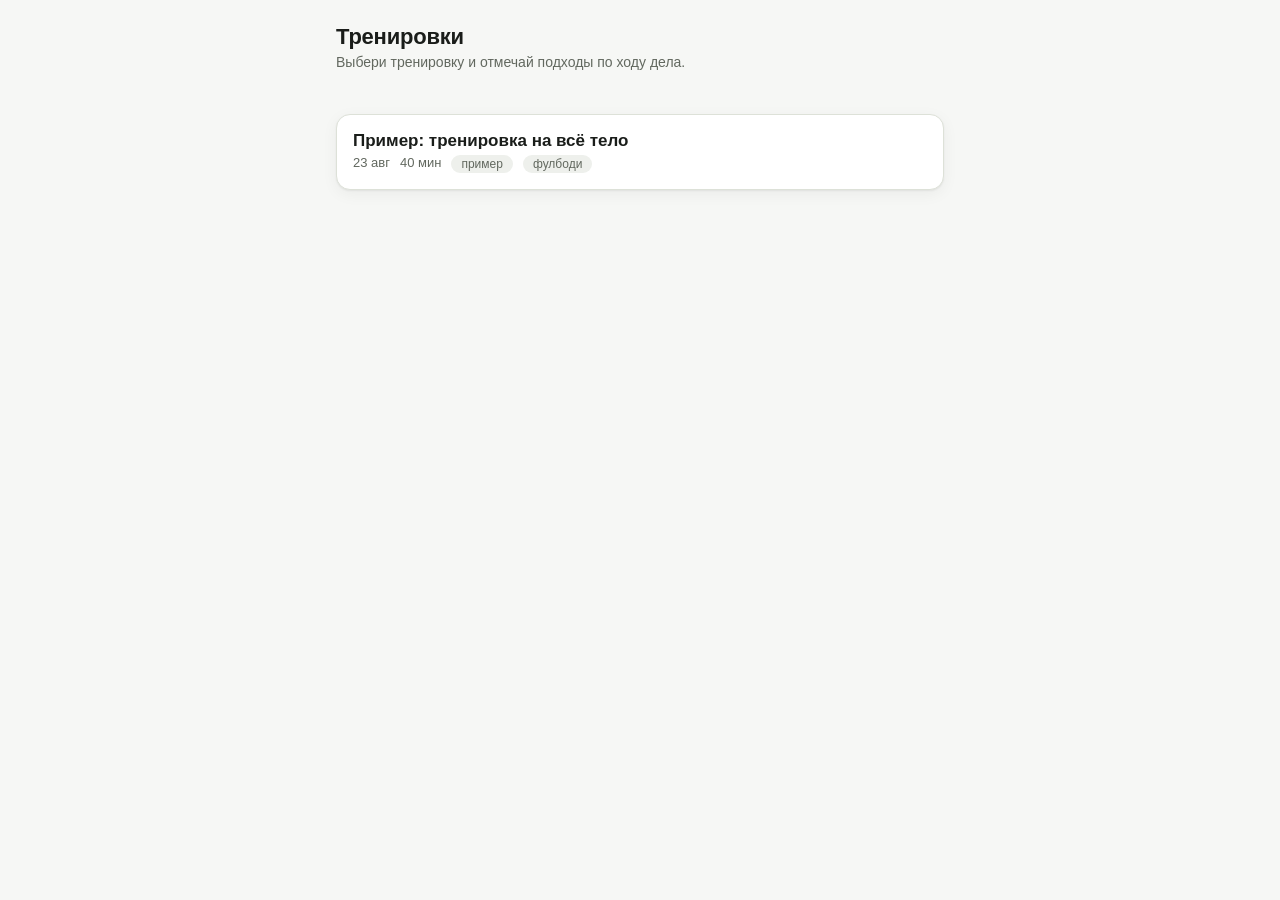
<file: index.html>
<!doctype html>
<html lang="ru">
<head>
<meta charset="utf-8">
<meta name="viewport" content="width=device-width, initial-scale=1, viewport-fit=cover">
<title>Тренировки</title>
<link rel="stylesheet" href="assets/style.css">
</head>
<body>
  <header class="top">
    <h1>Тренировки</h1>
    <p>Выбери тренировку и отмечай подходы по ходу дела.</p>
  </header>
  <div class="wrap">
    <div class="list" id="list">
      <div class="empty">Загрузка…</div>
    </div>
  </div>
  <script src="assets/app.js"></script>
</body>
</html>
</file>
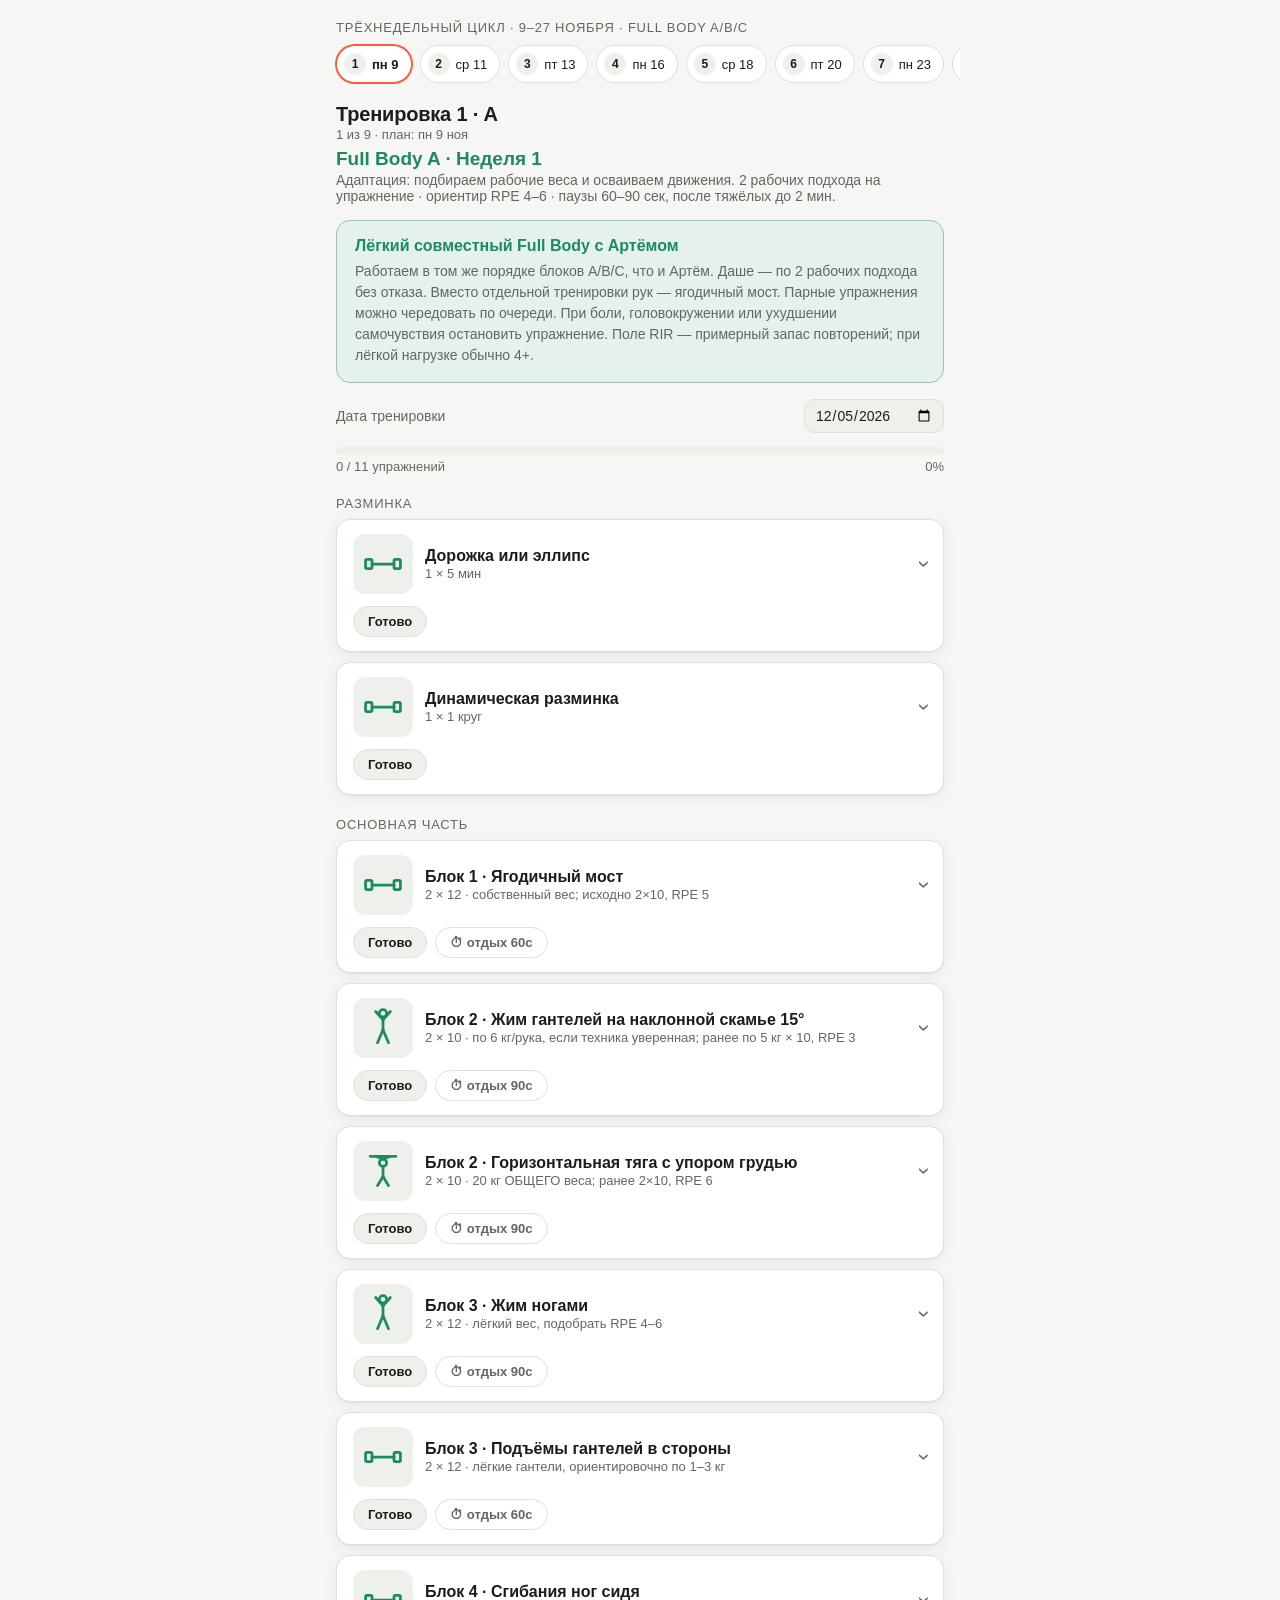
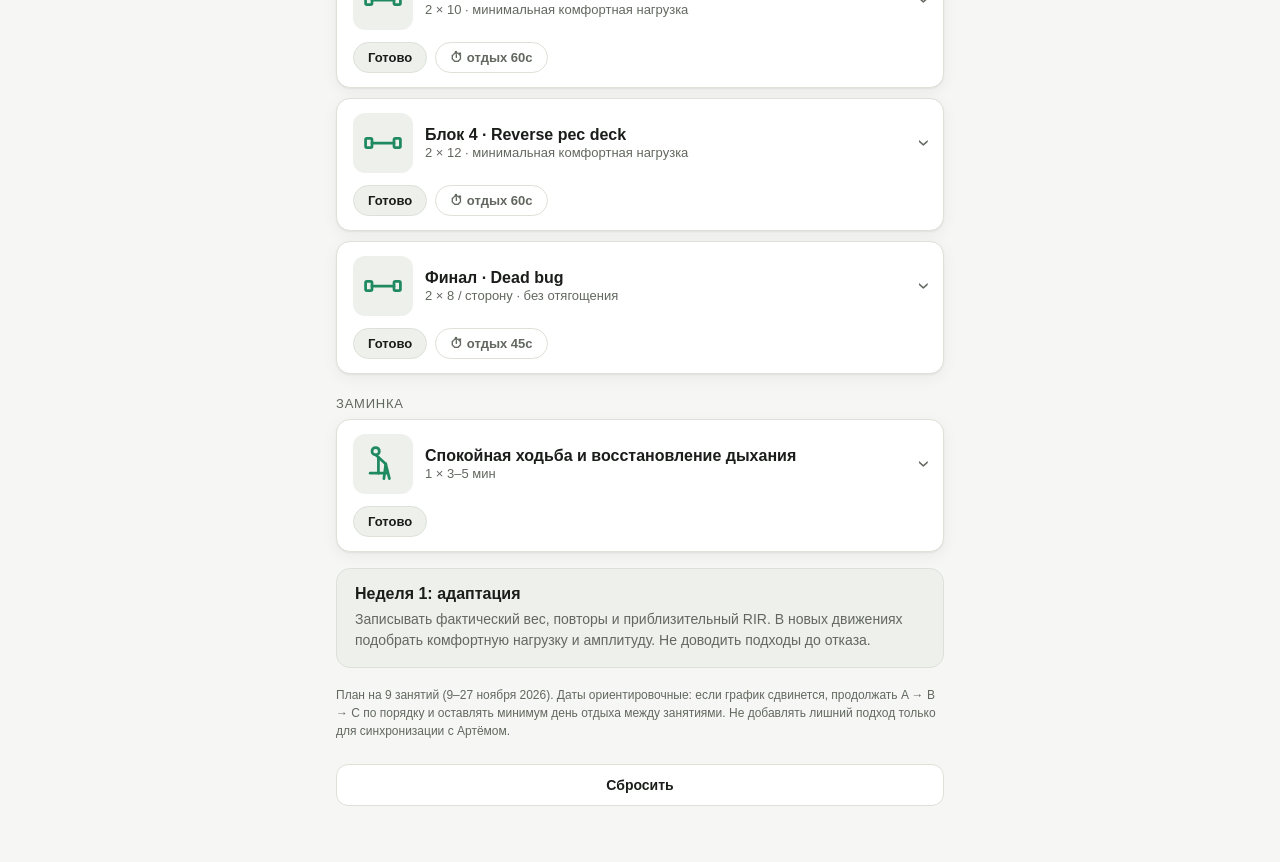
<file: Dasha.html>
<!doctype html>
<html lang="ru">
<head>
<meta charset="utf-8">
<meta name="viewport" content="width=device-width, initial-scale=1, viewport-fit=cover">
<title>Тренировки Даши</title>
<link rel="stylesheet" href="assets/style.css">
</head>
<body>
  <div class="wrap">
    <div id="workout-root">
      <div class="empty">Загрузка…</div>
    </div>
  </div>
  <div class="timer-banner" id="timer-banner">
    <span id="timer-label">Отдых</span>
    <button id="timer-skip">Пропустить</button>
  </div>
  <script src="assets/icons.js"></script>
  <script src="assets/app.js"></script>
</body>
</html>
</file>
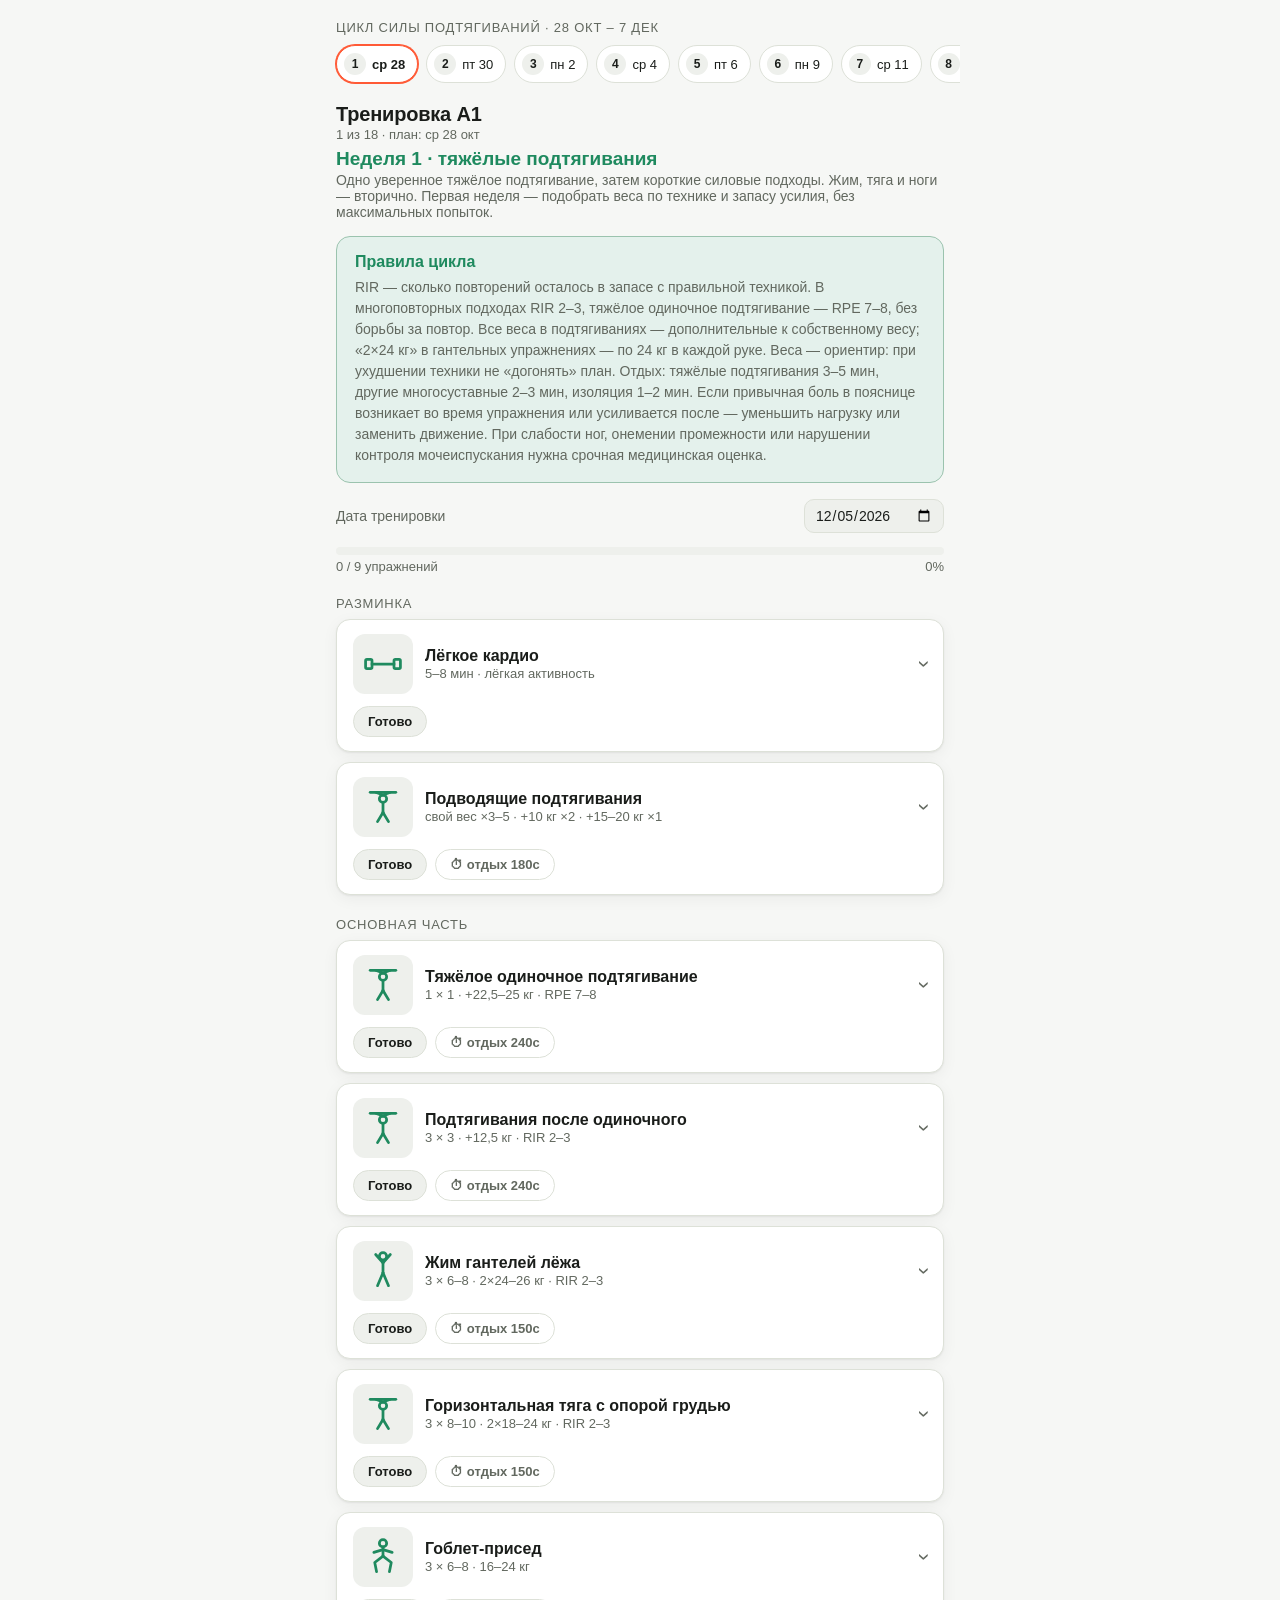
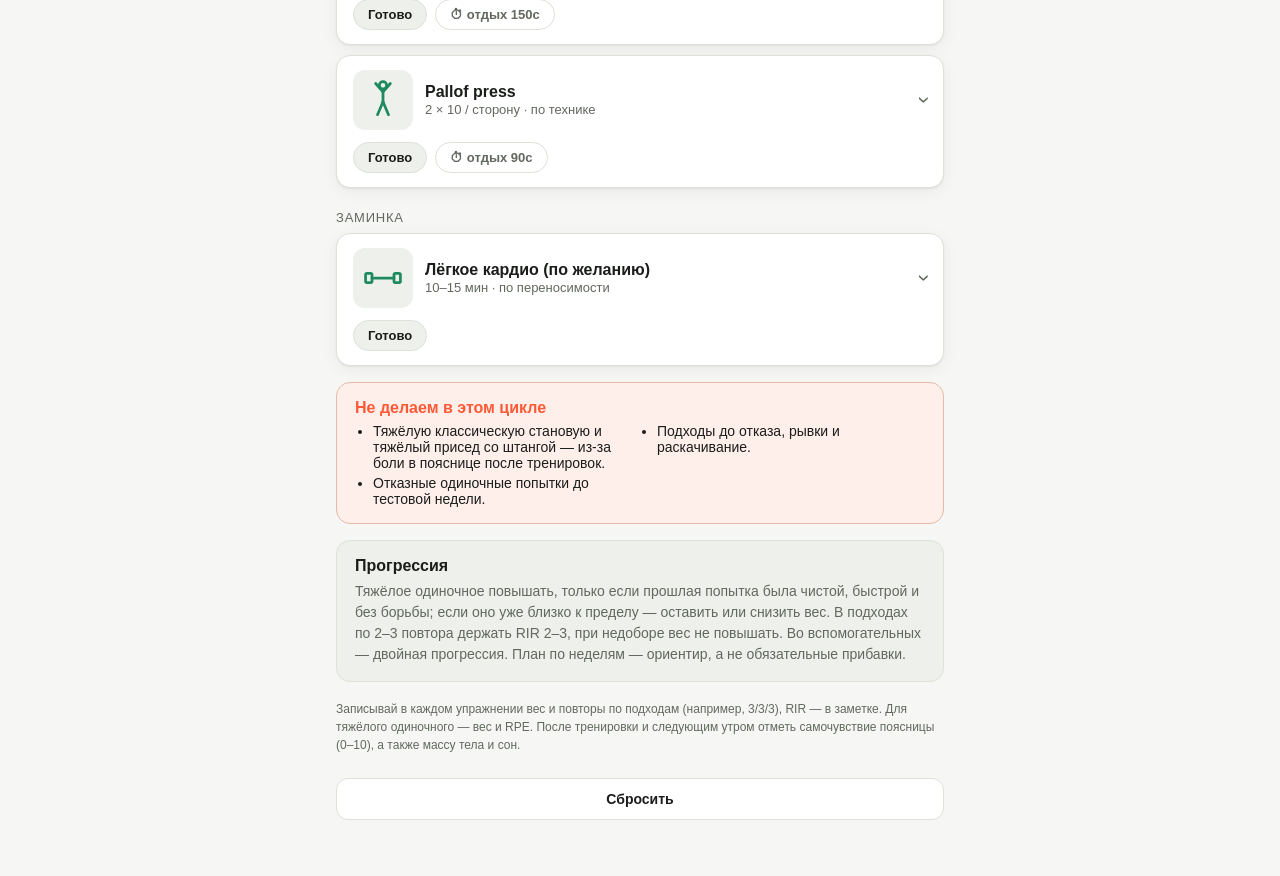
<file: Fedor-S.html>
<!doctype html>
<html lang="ru">
<head>
<meta charset="utf-8">
<meta name="viewport" content="width=device-width, initial-scale=1, viewport-fit=cover">
<title>Тренировка</title>
<link rel="stylesheet" href="assets/style.css">
</head>
<body>
  <div class="wrap">
    <div id="workout-root">
      <div class="empty">Загрузка…</div>
    </div>
  </div>
  <div class="timer-banner" id="timer-banner">
    <span id="timer-label">Отдых</span>
    <button id="timer-skip">Пропустить</button>
  </div>
  <script src="assets/icons.js"></script>
  <script src="assets/app.js"></script>
</body>
</html>
</file>
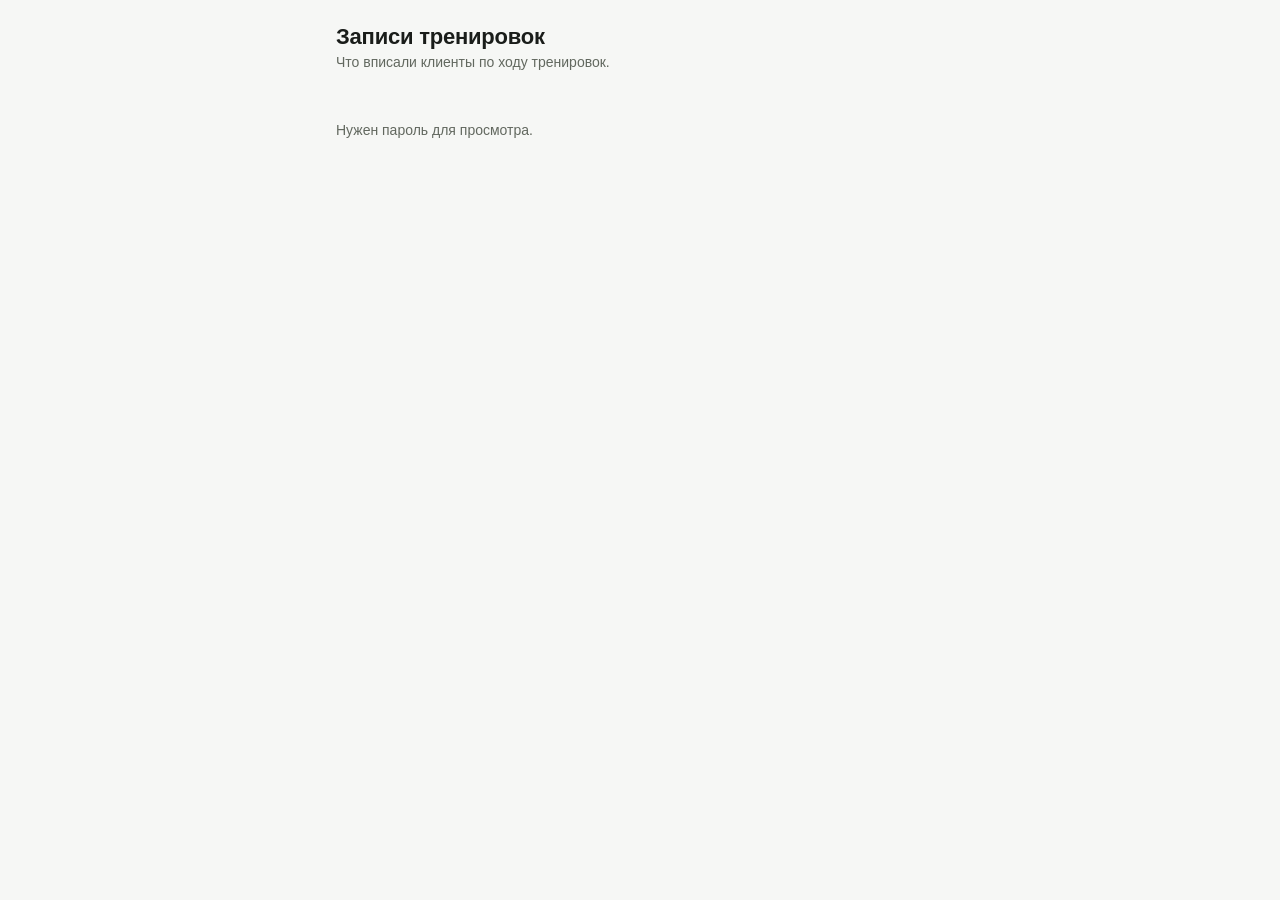
<file: review.html>
<!doctype html>
<html lang="ru">
<head>
<meta charset="utf-8">
<meta name="viewport" content="width=device-width, initial-scale=1, viewport-fit=cover">
<meta name="robots" content="noindex, nofollow">
<title>Записи тренировок</title>
<link rel="stylesheet" href="assets/style.css">
</head>
<body>
  <header class="top">
    <h1>Записи тренировок</h1>
    <p>Что вписали клиенты по ходу тренировок.</p>
  </header>
  <div class="wrap">
    <div id="review-root">
      <div class="empty">Загрузка…</div>
    </div>
  </div>
  <script src="assets/app.js"></script>
  <script src="assets/review.js"></script>
</body>
</html>
</file>
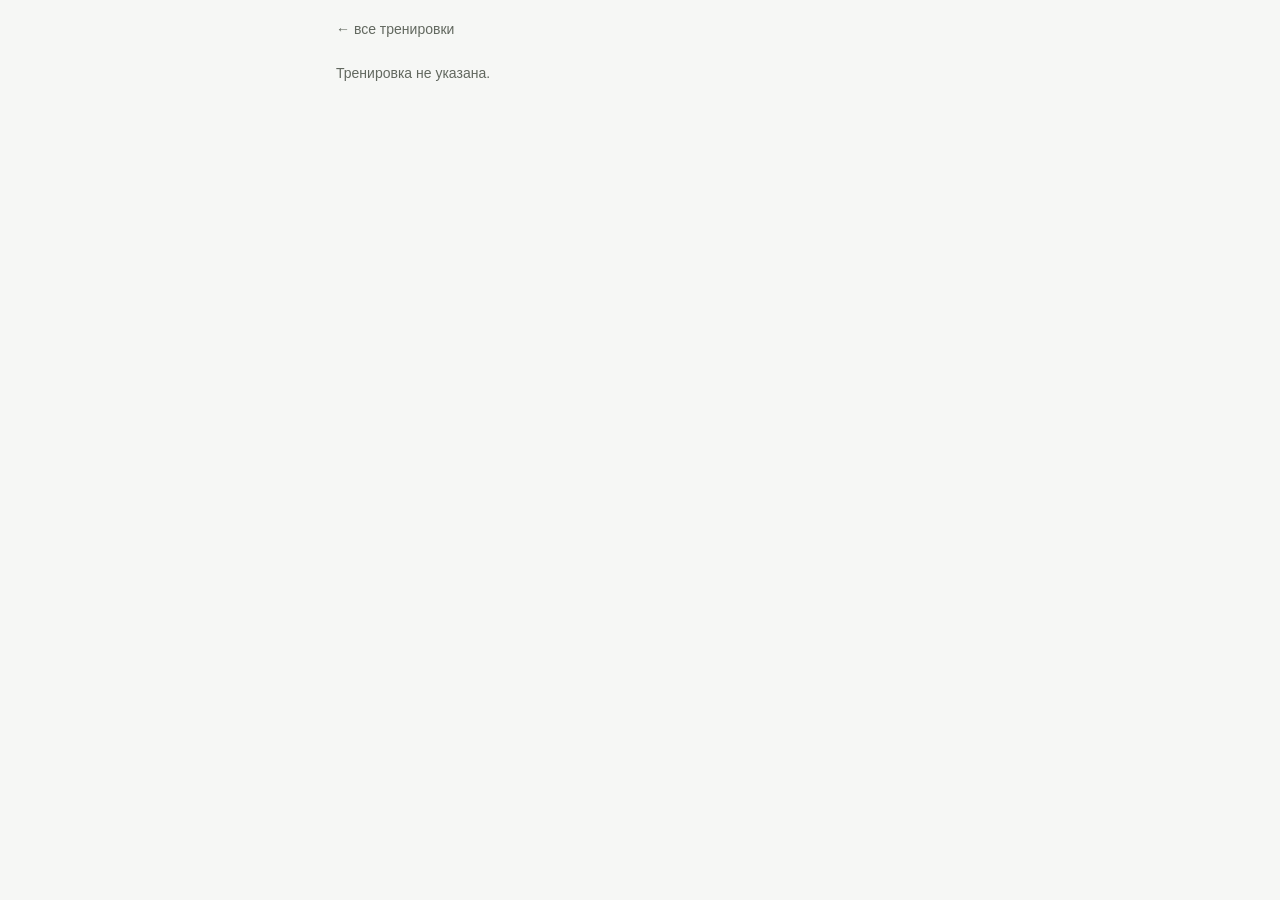
<file: workout.html>
<!doctype html>
<html lang="ru">
<head>
<meta charset="utf-8">
<meta name="viewport" content="width=device-width, initial-scale=1, viewport-fit=cover">
<title>Тренировка</title>
<link rel="stylesheet" href="assets/style.css">
</head>
<body>
  <div class="wrap">
    <a class="back-link" href="index.html">← все тренировки</a>
    <div id="workout-root">
      <div class="empty">Загрузка…</div>
    </div>
  </div>
  <div class="timer-banner" id="timer-banner">
    <span id="timer-label">Отдых</span>
    <button id="timer-skip">Пропустить</button>
  </div>
  <script src="assets/icons.js"></script>
  <script src="assets/app.js"></script>
</body>
</html>
</file>
<file: assets/style.css>
:root {
  --bg: #f6f7f5;
  --surface: #ffffff;
  --surface-2: #eef0ec;
  --text: #1a1d1a;
  --text-muted: #62685f;
  --border: #dde1d8;
  --accent: #ff5a36;
  --accent-2: #1f8a5f;
  --done: #1f8a5f;
  --radius: 14px;
  --shadow: 0 1px 2px rgba(20, 24, 20, 0.06), 0 4px 16px rgba(20, 24, 20, 0.05);
  color-scheme: light dark;
}

@media (prefers-color-scheme: dark) {
  :root {
    --bg: #141613;
    --surface: #1d201c;
    --surface-2: #262a24;
    --text: #f1f2ee;
    --text-muted: #9aa196;
    --border: #33372f;
    --accent: #ff6b47;
    --accent-2: #37b37e;
    --done: #37b37e;
    --shadow: 0 1px 2px rgba(0, 0, 0, 0.3), 0 8px 24px rgba(0, 0, 0, 0.35);
  }
}

* { box-sizing: border-box; }

html, body {
  margin: 0;
  padding: 0;
  background: var(--bg);
  color: var(--text);
  font-family: -apple-system, BlinkMacSystemFont, "Segoe UI", Roboto, Helvetica, Arial, sans-serif;
  -webkit-font-smoothing: antialiased;
}

body {
  min-height: 100vh;
  padding-bottom: 48px;
}

.wrap {
  max-width: 640px;
  margin: 0 auto;
  padding: 20px 16px 8px;
}

header.top {
  padding: 24px 16px 8px;
  max-width: 640px;
  margin: 0 auto;
}

header.top h1 {
  font-size: 22px;
  margin: 0 0 4px;
  letter-spacing: -0.01em;
}

header.top p {
  margin: 0;
  color: var(--text-muted);
  font-size: 14px;
}

a { color: inherit; }

/* ---- Index / workout list ---- */

.list {
  display: flex;
  flex-direction: column;
  gap: 10px;
  margin-top: 16px;
}

.card {
  display: block;
  background: var(--surface);
  border: 1px solid var(--border);
  border-radius: var(--radius);
  padding: 16px;
  text-decoration: none;
  color: var(--text);
  box-shadow: var(--shadow);
  transition: transform 0.15s ease;
}

.card:active { transform: scale(0.98); }

.card-title {
  font-size: 17px;
  font-weight: 600;
  margin-bottom: 4px;
}

.card-meta {
  font-size: 13px;
  color: var(--text-muted);
  display: flex;
  gap: 10px;
  flex-wrap: wrap;
}

.tag {
  display: inline-block;
  background: var(--surface-2);
  color: var(--text-muted);
  border-radius: 999px;
  padding: 2px 10px;
  font-size: 12px;
}

.empty {
  color: var(--text-muted);
  padding: 24px 0;
  font-size: 14px;
}

/* ---- Workout player ---- */

.progress-bar {
  height: 8px;
  background: var(--surface-2);
  border-radius: 999px;
  overflow: hidden;
  margin: 14px 0 4px;
}

.progress-fill {
  height: 100%;
  background: var(--accent);
  width: 0%;
  transition: width 0.25s ease;
}

.progress-label {
  font-size: 13px;
  color: var(--text-muted);
  display: flex;
  justify-content: space-between;
}

.section-title {
  font-size: 13px;
  text-transform: uppercase;
  letter-spacing: 0.06em;
  color: var(--text-muted);
  margin: 22px 0 8px;
}

.exercise {
  background: var(--surface);
  border: 1px solid var(--border);
  border-radius: var(--radius);
  padding: 14px 16px;
  margin-bottom: 10px;
  box-shadow: var(--shadow);
}

.exercise.done {
  opacity: 0.6;
}

.exercise-head {
  display: flex;
  align-items: center;
  gap: 12px;
  cursor: pointer;
  -webkit-tap-highlight-color: transparent;
}

.exercise-icon {
  flex: none;
  width: 60px;
  height: 60px;
  padding: 8px;
  border-radius: 12px;
  background: var(--surface-2);
  color: var(--accent-2);
}

.exercise-icon svg {
  width: 100%;
  height: 100%;
  display: block;
}

.exercise-photo-full {
  display: block;
  width: calc(100% + 32px);
  max-height: 300px;
  height: auto;
  object-fit: contain;
  margin: -14px -16px 12px -16px;
  border-radius: var(--radius) var(--radius) 0 0;
  background: var(--surface-2);
}

.exercise-main {
  flex: 1;
  min-width: 0;
}

.exercise-name {
  font-weight: 600;
  font-size: 16px;
}

.exercise-spec {
  font-size: 13px;
  color: var(--text-muted);
  margin-top: 1px;
}

.chevron {
  flex: none;
  font-size: 22px;
  color: var(--text-muted);
  transform: rotate(90deg);
  transition: transform 0.15s ease;
}

.chevron.open {
  transform: rotate(-90deg);
}

.exercise-cues {
  font-size: 13px;
  color: var(--text-muted);
  margin: 10px 0 0;
  padding: 10px 0 0 18px;
  border-top: 1px solid var(--border);
}

.exercise-cues li + li {
  margin-top: 3px;
}

.action-row {
  display: flex;
  gap: 8px;
  margin-top: 12px;
  flex-wrap: wrap;
}

.done-toggle {
  border: 1px solid var(--border);
  background: var(--surface-2);
  color: var(--text);
  border-radius: 999px;
  padding: 7px 14px;
  font-size: 13px;
  font-weight: 600;
  cursor: pointer;
  -webkit-tap-highlight-color: transparent;
}

.done-toggle.on {
  background: var(--done);
  border-color: var(--done);
  color: #fff;
}

.rest-btn {
  border: 1px solid var(--border);
  background: transparent;
  color: var(--text-muted);
  border-radius: 999px;
  padding: 7px 14px;
  font-size: 13px;
  font-weight: 600;
  cursor: pointer;
  -webkit-tap-highlight-color: transparent;
}

.actual-row {
  display: flex;
  gap: 8px;
  margin-top: 12px;
}

.actual-input {
  flex: 1;
  min-width: 0;
  background: var(--surface-2);
  border: 1px solid var(--border);
  border-radius: 10px;
  padding: 9px 10px;
  font-size: 13px;
  color: var(--text);
}

.actual-input::placeholder {
  color: var(--text-muted);
}

.actual-note {
  flex: 2;
}

.workout-header {
  margin: 2px 0 14px;
}

.workout-subtitle {
  font-size: 19px;
  font-weight: 700;
  color: var(--accent-2);
}

.workout-meta {
  font-size: 14px;
  color: var(--text-muted);
  margin-top: 2px;
}

.callout {
  border-radius: var(--radius);
  padding: 16px 18px;
  margin: 16px 0;
  border: 1px solid var(--border);
}

.callout-title {
  font-weight: 700;
  margin-bottom: 6px;
}

.callout-body {
  font-size: 14px;
  color: var(--text-muted);
  line-height: 1.5;
}

.callout-notice {
  background: color-mix(in srgb, var(--accent-2) 12%, var(--surface));
  border-color: color-mix(in srgb, var(--accent-2) 35%, var(--border));
}
.callout-notice .callout-title { color: var(--accent-2); }

.callout-info {
  background: var(--surface-2);
}

.callout-warn {
  background: color-mix(in srgb, var(--accent) 10%, var(--surface));
  border-color: color-mix(in srgb, var(--accent) 30%, var(--border));
}
.callout-warn .callout-title { color: var(--accent); }

.avoid-list {
  display: grid;
  grid-template-columns: 1fr 1fr;
  gap: 4px 16px;
  margin: 0;
  padding-left: 18px;
  font-size: 14px;
  color: var(--text);
}

.footer-note {
  font-size: 12px;
  color: var(--text-muted);
  line-height: 1.5;
  margin: 18px 0 4px;
}

.sync-hint {
  font-size: 12px;
  color: var(--done);
  margin-top: 8px;
  min-height: 14px;
}

.sync-hint.warn {
  color: var(--accent);
}

/* ---- Rest timer ---- */

.timer-banner {
  position: sticky;
  bottom: 0;
  left: 0;
  right: 0;
  background: var(--accent);
  color: #fff;
  padding: 14px 16px;
  display: none;
  align-items: center;
  justify-content: space-between;
  box-shadow: 0 -4px 20px rgba(0,0,0,0.15);
  font-weight: 600;
  z-index: 10;
}

.timer-banner.active { display: flex; }

.timer-banner button {
  background: rgba(255,255,255,0.2);
  border: none;
  color: #fff;
  padding: 8px 14px;
  border-radius: 10px;
  font-size: 14px;
  font-weight: 600;
}

/* ---- Footer controls ---- */

.controls {
  display: flex;
  gap: 10px;
  margin-top: 24px;
}

.btn {
  flex: 1;
  padding: 12px;
  border-radius: 12px;
  border: 1px solid var(--border);
  background: var(--surface);
  color: var(--text);
  font-size: 14px;
  font-weight: 600;
  text-align: center;
  cursor: pointer;
}

.btn.primary {
  background: var(--accent);
  border-color: var(--accent);
  color: #fff;
}

.back-link {
  font-size: 14px;
  color: var(--text-muted);
  text-decoration: none;
  display: inline-block;
  margin-bottom: 4px;
}

/* ---- Per-set results + session date ---- */

.set-list {
  display: flex;
  flex-direction: column;
  gap: 6px;
  margin-top: 12px;
}

.set-row {
  display: grid;
  grid-template-columns: 22px minmax(0, 1fr) minmax(0, 1.2fr) minmax(0, 0.7fr) 24px;
  gap: 6px;
  align-items: center;
}

.set-row.no-rir {
  grid-template-columns: 22px minmax(0, 1fr) minmax(0, 1.2fr) 24px;
}

.set-row .actual-input {
  width: 100%;
}

.set-head {
  font-size: 11px;
  color: var(--text-muted);
  margin-bottom: -2px;
}

.set-head span {
  padding-left: 2px;
  white-space: nowrap;
  overflow: hidden;
  text-overflow: ellipsis;
}

.pain-field {
  display: flex;
  align-items: center;
  gap: 8px;
  font-size: 13px;
  color: var(--text-muted);
  white-space: nowrap;
}

.pain-field .actual-input {
  width: 64px;
  flex: none;
}

.set-num {
  font-size: 12px;
  font-weight: 700;
  color: var(--text-muted);
  text-align: center;
}

.set-remove {
  border: none;
  background: transparent;
  color: var(--text-muted);
  font-size: 18px;
  line-height: 1;
  cursor: pointer;
  padding: 0;
}

.set-add {
  margin-top: 8px;
  border: 1px dashed var(--border);
  background: transparent;
  color: var(--text-muted);
  border-radius: 10px;
  padding: 7px 12px;
  font-size: 13px;
  font-weight: 600;
  cursor: pointer;
}

.session-date {
  display: flex;
  align-items: center;
  justify-content: space-between;
  gap: 10px;
  margin: 14px 0 4px;
  font-size: 14px;
  color: var(--text-muted);
}

.session-date input {
  background: var(--surface-2);
  border: 1px solid var(--border);
  border-radius: 10px;
  padding: 7px 10px;
  font-size: 14px;
  color: var(--text);
  font-family: inherit;
}

/* ---- Session picker (client programs with several sessions) ---- */

.session-block-title {
  font-size: 13px;
  text-transform: uppercase;
  letter-spacing: 0.06em;
  color: var(--text-muted);
  margin: 0 0 8px;
}

.session-nav {
  display: flex;
  gap: 8px;
  overflow-x: auto;
  margin: 0 -16px 14px;
  padding: 2px 16px 6px;
  scrollbar-width: none;
  -webkit-overflow-scrolling: touch;
}

.session-nav::-webkit-scrollbar { display: none; }

.session-pill {
  flex: none;
  display: flex;
  align-items: center;
  gap: 6px;
  padding: 7px 12px 7px 7px;
  border-radius: 999px;
  border: 1px solid var(--border);
  background: var(--surface);
  color: var(--text);
  text-decoration: none;
  font-size: 13px;
  white-space: nowrap;
  -webkit-tap-highlight-color: transparent;
}

.session-pill-num {
  display: inline-flex;
  align-items: center;
  justify-content: center;
  width: 22px;
  height: 22px;
  border-radius: 50%;
  background: var(--surface-2);
  font-weight: 700;
  font-size: 12px;
}

.session-pill.done .session-pill-num {
  background: var(--done);
  color: #fff;
}

.session-pill.active {
  border-color: var(--accent);
  box-shadow: 0 0 0 1px var(--accent);
  font-weight: 600;
}

.session-heading {
  margin: 0 0 6px;
}

.session-title {
  font-size: 20px;
  font-weight: 700;
  letter-spacing: -0.01em;
}

.session-meta {
  font-size: 13px;
  color: var(--text-muted);
  margin-top: 1px;
}

.archive {
  margin-top: 28px;
  border-top: 1px solid var(--border);
  padding-top: 14px;
}

.archive summary {
  cursor: pointer;
  font-size: 14px;
  font-weight: 600;
  color: var(--text-muted);
}

.archive-block-title {
  font-size: 12px;
  text-transform: uppercase;
  letter-spacing: 0.06em;
  color: var(--text-muted);
  margin: 14px 0 6px;
}

.archive-link {
  display: flex;
  justify-content: space-between;
  gap: 10px;
  padding: 10px 12px;
  margin-bottom: 6px;
  border-radius: 10px;
  background: var(--surface);
  border: 1px solid var(--border);
  text-decoration: none;
  font-size: 14px;
}

.archive-link.active { border-color: var(--accent); }

.archive-meta {
  flex: none;
  color: var(--text-muted);
  font-size: 13px;
}

/* ---- Review page (trainer only) ---- */

.review-toolbar {
  display: flex;
  align-items: flex-start;
  justify-content: space-between;
  gap: 10px;
  margin-bottom: 14px;
}

.review-filter {
  display: flex;
  flex-wrap: wrap;
  gap: 6px;
}

.review-filter-btn,
.review-refresh {
  border: 1px solid var(--border);
  background: var(--surface);
  color: var(--text);
  border-radius: 999px;
  padding: 7px 14px;
  font-size: 13px;
  font-weight: 600;
  cursor: pointer;
}

.review-filter-btn.active {
  background: var(--accent);
  border-color: var(--accent);
  color: #fff;
}

.review-refresh {
  flex: none;
  color: var(--text-muted);
}

.review-session {
  background: var(--surface);
  border: 1px solid var(--border);
  border-radius: var(--radius);
  padding: 14px 16px 4px;
  margin-bottom: 12px;
  box-shadow: var(--shadow);
}

.review-session-head {
  font-weight: 600;
  font-size: 15px;
  padding-bottom: 10px;
  border-bottom: 1px solid var(--border);
}

.review-session-meta {
  font-size: 12px;
  font-weight: 400;
  color: var(--text-muted);
  margin-top: 2px;
}

.review-row {
  padding: 10px 0;
}

.review-row + .review-row {
  border-top: 1px solid var(--border);
}

.review-sets {
  list-style: none;
  margin: 6px 0 0;
  padding: 0;
  font-size: 13px;
}

.review-sets li + li {
  margin-top: 2px;
}

.review-set-num {
  display: inline-block;
  min-width: 18px;
  color: var(--text-muted);
}

.review-athlete {
  font-weight: 700;
  color: var(--accent-2);
}

.review-exercise {
  font-weight: 600;
  font-size: 14px;
}

.review-stats {
  font-size: 13px;
  color: var(--text-muted);
  margin-top: 6px;
}

.review-note {
  font-size: 14px;
  margin-top: 6px;
  line-height: 1.4;
}

/* Optional training-log fields (RPE / pain) — harmless for pages that don't use them */
.actual-row { flex-wrap: wrap; }
.actual-small { flex: 0 1 78px; }
@media (max-width: 520px) {
  .actual-row { display: grid; grid-template-columns: 1fr 1fr; }
  .actual-note { grid-column: 1 / -1; }
  .actual-small { width: 100%; }
}
</file>
